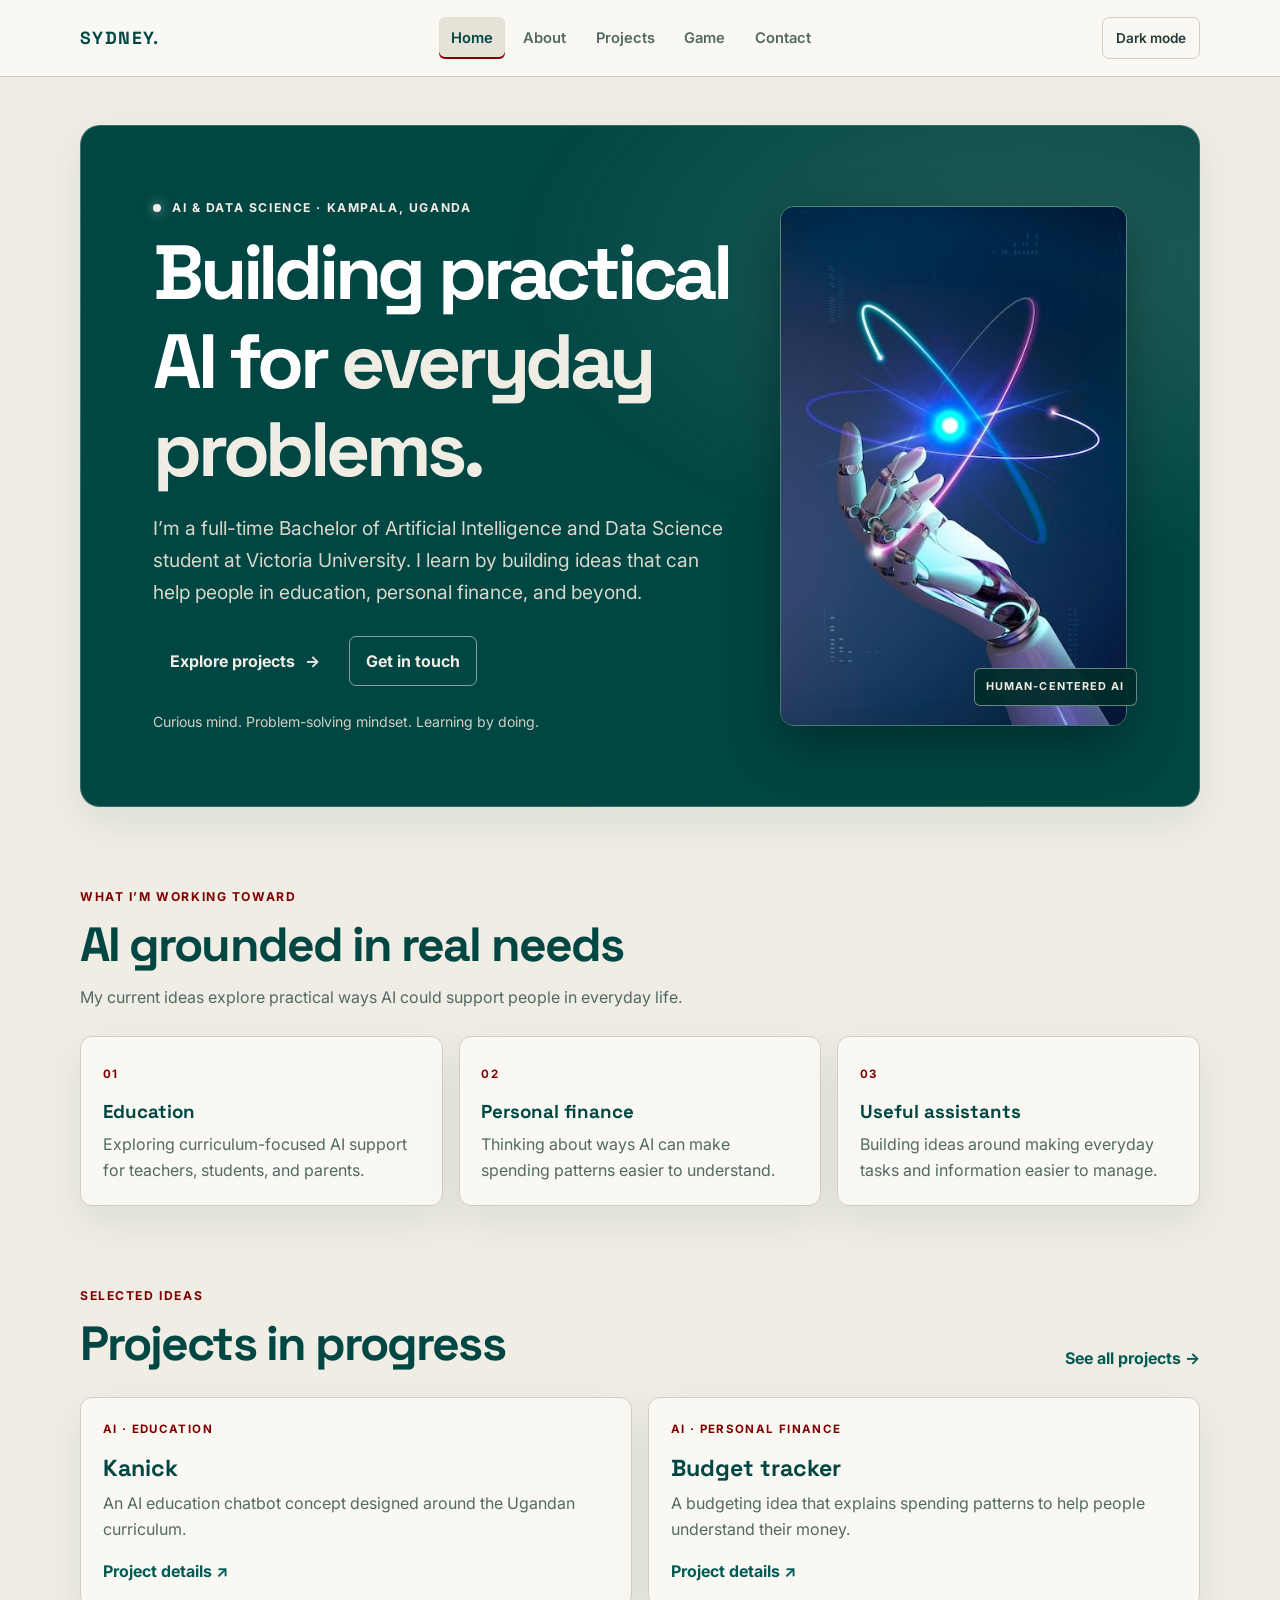
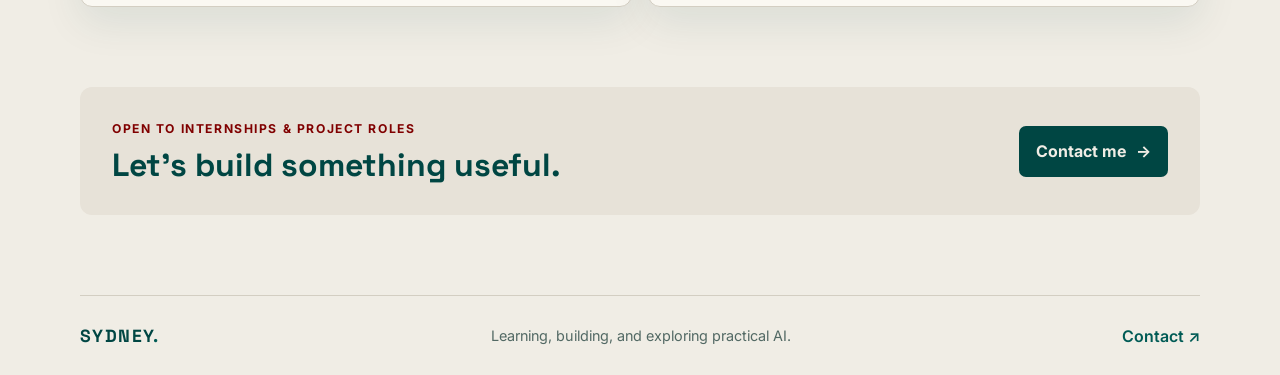
<file: index.html>
<!DOCTYPE html>
<html lang="en">
<head>
    <meta charset="UTF-8">
    <meta name="viewport" content="width=device-width, initial-scale=1.0">
    <meta name="description" content="Sydney is an Artificial Intelligence and Data Science student building practical AI project ideas in Kampala, Uganda.">
    <title>Sydney | Practical AI &amp; Data Science</title>
    <link rel="preconnect" href="https://fonts.googleapis.com">
    <link rel="preconnect" href="https://fonts.gstatic.com" crossorigin>
    <link href="https://fonts.googleapis.com/css2?family=Inter:wght@400;500;600;700&family=Space+Grotesk:wght@500;600;700&display=swap" rel="stylesheet">
    <link rel="stylesheet" href="styles.css">
</head>
<body>
    <header class="site-header">
        <nav class="site-nav" aria-label="Main navigation">
            <a class="brand" href="index.html">SYDNEY<span>.</span></a>
            <div class="nav-links">
                <a href="index.html" aria-current="page">Home</a>
                <a href="about.html">About</a>
                <a href="projects.html">Projects</a>
                <a href="game.html">Game</a>
                <a href="contact.html">Contact</a>
            </div>
            <button class="theme-toggle" type="button" aria-pressed="false">Dark mode</button>
        </nav>
    </header>

    <main>
        <section class="hero">
            <div class="hero-copy">
                <p class="eyebrow"><span class="status-dot"></span> AI &amp; DATA SCIENCE · KAMPALA, UGANDA</p>
                <h1>Building practical AI for <span>everyday problems.</span></h1>
                <p class="lead">
                    I’m a full-time Bachelor of Artificial Intelligence and Data Science student
                    at Victoria University. I learn by building ideas that can help people in
                    education, personal finance, and beyond.
                </p>
                <div class="hero-actions">
                    <a class="button button-primary" href="projects.html">Explore projects <span aria-hidden="true">→</span></a>
                    <a class="button button-secondary" href="contact.html">Get in touch</a>
                </div>
                <p class="hero-note">Curious mind. Problem-solving mindset. Learning by doing.</p>
            </div>
            <div class="hero-visual">
                <img
                    src="ai-learning-background.jpg"
                    alt="A robotic hand reaching toward glowing atom-like light trails on a dark blue background"
                    class="hero-image"
                >
                <span class="visual-tag">HUMAN-CENTERED AI</span>
            </div>
        </section>

        <section class="section-block home-focus">
            <div class="section-heading">
                <p class="eyebrow">WHAT I’M WORKING TOWARD</p>
                <h2>AI grounded in real needs</h2>
                <p>My current ideas explore practical ways AI could support people in everyday life.</p>
            </div>
            <div class="focus-grid">
                <article class="focus-card">
                    <span class="card-index">01</span>
                    <h3>Education</h3>
                    <p>Exploring curriculum-focused AI support for teachers, students, and parents.</p>
                </article>
                <article class="focus-card">
                    <span class="card-index">02</span>
                    <h3>Personal finance</h3>
                    <p>Thinking about ways AI can make spending patterns easier to understand.</p>
                </article>
                <article class="focus-card">
                    <span class="card-index">03</span>
                    <h3>Useful assistants</h3>
                    <p>Building ideas around making everyday tasks and information easier to manage.</p>
                </article>
            </div>
        </section>

        <section class="section-block home-projects">
            <div class="section-heading section-heading-row">
                <div>
                    <p class="eyebrow">SELECTED IDEAS</p>
                    <h2>Projects in progress</h2>
                </div>
                <a class="text-link" href="projects.html">See all projects <span aria-hidden="true">→</span></a>
            </div>
            <div class="project-grid">
                <article class="project-card">
                    <p class="project-type">AI · EDUCATION</p>
                    <h3>Kanick</h3>
                    <p>An AI education chatbot concept designed around the Ugandan curriculum.</p>
                    <a class="card-link" href="projects.html#kanick">Project details <span aria-hidden="true">↗</span></a>
                </article>
                <article class="project-card">
                    <p class="project-type">AI · PERSONAL FINANCE</p>
                    <h3>Budget tracker</h3>
                    <p>A budgeting idea that explains spending patterns to help people understand their money.</p>
                    <a class="card-link" href="projects.html#budget-tracker">Project details <span aria-hidden="true">↗</span></a>
                </article>
            </div>
        </section>

        <section class="cta-band">
            <div>
                <p class="eyebrow">OPEN TO INTERNSHIPS &amp; PROJECT ROLES</p>
                <h2>Let’s build something useful.</h2>
            </div>
            <a class="button button-primary" href="contact.html">Contact me <span aria-hidden="true">→</span></a>
        </section>
    </main>

    <footer class="site-footer">
        <a class="brand" href="index.html">SYDNEY<span>.</span></a>
        <p>Learning, building, and exploring practical AI.</p>
        <a href="contact.html">Contact <span aria-hidden="true">↗</span></a>
    </footer>
    <script src="script.js"></script>
</body>
</html>
</file>
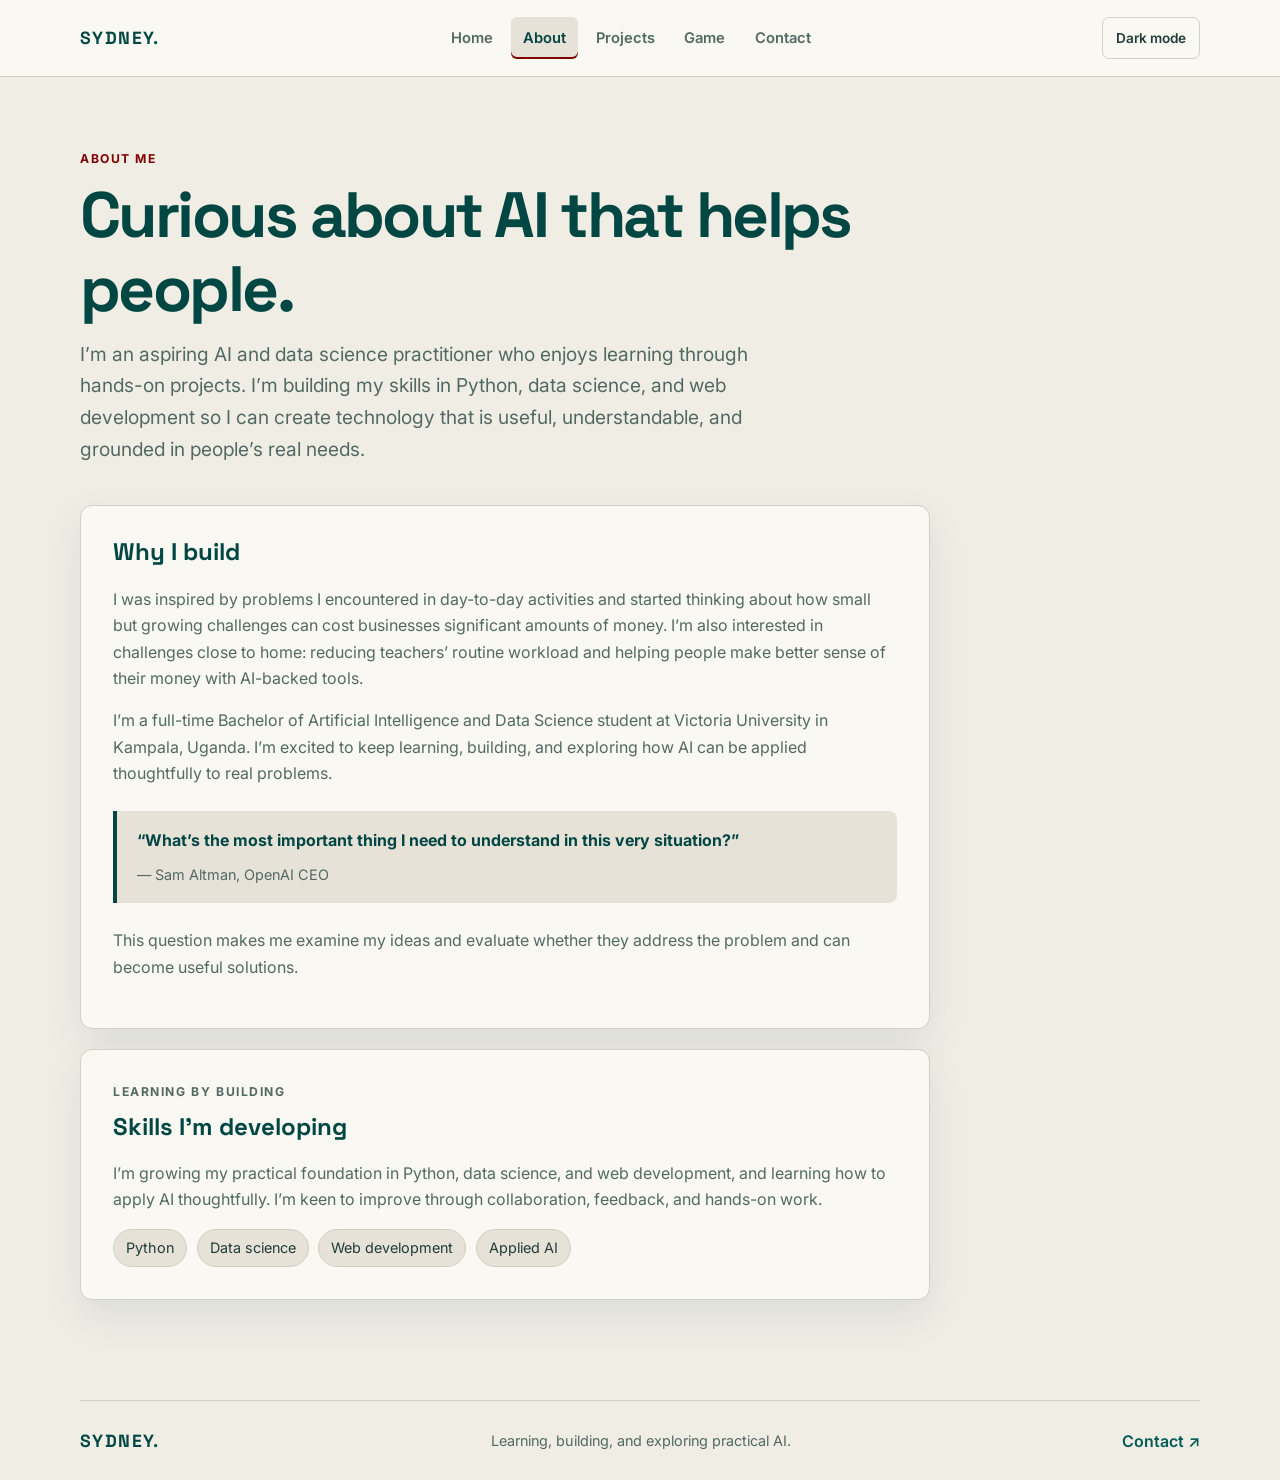
<file: about.html>
<!DOCTYPE html>
<html lang="en">
<head>
    <meta charset="UTF-8">
    <meta name="viewport" content="width=device-width, initial-scale=1.0">
    <meta name="description" content="About Sydney, an AI and Data Science student in Kampala, Uganda.">
    <title>About | Sydney</title>
    <link rel="preconnect" href="https://fonts.googleapis.com">
    <link rel="preconnect" href="https://fonts.gstatic.com" crossorigin>
    <link href="https://fonts.googleapis.com/css2?family=Inter:wght@400;500;600;700&family=Space+Grotesk:wght@500;600;700&display=swap" rel="stylesheet">
    <link rel="stylesheet" href="styles.css">
</head>
<body>
    <header class="site-header">
        <nav class="site-nav" aria-label="Main navigation">
            <a class="brand" href="index.html">SYDNEY<span>.</span></a>
            <div class="nav-links">
                <a href="index.html">Home</a>
                <a href="about.html" aria-current="page">About</a>
                <a href="projects.html">Projects</a>
                <a href="game.html">Game</a>
                <a href="contact.html">Contact</a>
            </div>
            <button class="theme-toggle" type="button" aria-pressed="false">Dark mode</button>
        </nav>
    </header>

    <main>
        <section class="page-intro">
            <p class="eyebrow">ABOUT ME</p>
            <h1>Curious about AI that helps people.</h1>
            <p class="lead">
                I’m an aspiring AI and data science practitioner who enjoys learning through
                hands-on projects. I’m building my skills in Python, data science, and web
                development so I can create technology that is useful, understandable, and
                grounded in people’s real needs.
            </p>
        </section>

        <section class="content-panel">
            <h2>Why I build</h2>
            <p>
                I was inspired by problems I encountered in day-to-day activities and started
                thinking about how small but growing challenges can cost businesses significant
                amounts of money. I’m also interested in challenges close to home: reducing
                teachers’ routine workload and helping people make better sense of their money
                with AI-backed tools.
            </p>
            <p>
                I’m a full-time Bachelor of Artificial Intelligence and Data Science student
                at Victoria University in Kampala, Uganda. I’m excited to keep learning,
                building, and exploring how AI can be applied thoughtfully to real problems.
            </p>
            <blockquote class="about-quote">
                <p>“What’s the most important thing I need to understand in this very situation?”</p>
                <cite>— Sam Altman, OpenAI CEO</cite>
            </blockquote>
            <p>
                This question makes me examine my ideas and evaluate whether they address
                the problem and can become useful solutions.
            </p>
        </section>

        <section class="content-panel">
            <p class="eyebrow">LEARNING BY BUILDING</p>
            <h2>Skills I’m developing</h2>
            <p>
                I’m growing my practical foundation in Python, data science, and web
                development, and learning how to apply AI thoughtfully. I’m keen to improve
                through collaboration, feedback, and hands-on work.
            </p>
            <ul class="tag-list">
                <li>Python</li>
                <li>Data science</li>
                <li>Web development</li>
                <li>Applied AI</li>
            </ul>
        </section>
    </main>

    <footer class="site-footer">
        <a class="brand" href="index.html">SYDNEY<span>.</span></a>
        <p>Learning, building, and exploring practical AI.</p>
        <a href="contact.html">Contact <span aria-hidden="true">↗</span></a>
    </footer>
    <script src="script.js"></script>
</body>
</html>
</file>
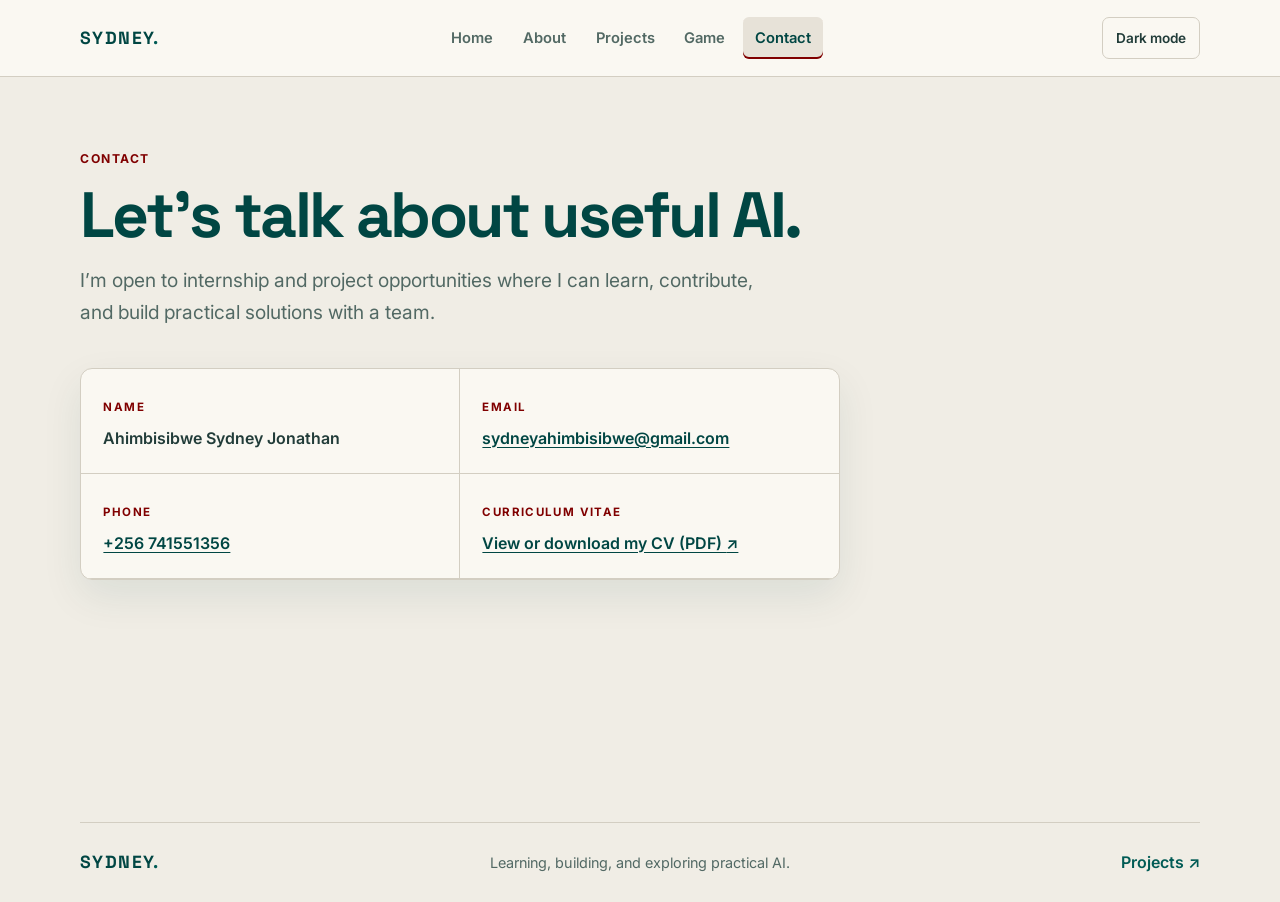
<file: contact.html>
<!DOCTYPE html>
<html lang="en">
<head>
    <meta charset="UTF-8">
    <meta name="viewport" content="width=device-width, initial-scale=1.0">
    <meta name="description" content="Contact Sydney about AI projects, internships, or project roles.">
    <title>Contact | Sydney</title>
    <link rel="preconnect" href="https://fonts.googleapis.com">
    <link rel="preconnect" href="https://fonts.gstatic.com" crossorigin>
    <link href="https://fonts.googleapis.com/css2?family=Inter:wght@400;500;600;700&family=Space+Grotesk:wght@500;600;700&display=swap" rel="stylesheet">
    <link rel="stylesheet" href="styles.css">
</head>
<body>
    <header class="site-header">
        <nav class="site-nav" aria-label="Main navigation">
            <a class="brand" href="index.html">SYDNEY<span>.</span></a>
            <div class="nav-links">
                <a href="index.html">Home</a>
                <a href="about.html">About</a>
                <a href="projects.html">Projects</a>
                <a href="game.html">Game</a>
                <a href="contact.html" aria-current="page">Contact</a>
            </div>
            <button class="theme-toggle" type="button" aria-pressed="false">Dark mode</button>
        </nav>
    </header>

    <main>
        <section class="page-intro">
            <p class="eyebrow">CONTACT</p>
            <h1>Let’s talk about useful AI.</h1>
            <p class="lead">
                I’m open to internship and project opportunities where I can learn,
                contribute, and build practical solutions with a team.
            </p>
        </section>
        <section class="contact-panel">
            <div class="contact-item">
                <span class="contact-label">NAME</span>
                <p>Ahimbisibwe Sydney Jonathan</p>
            </div>
            <div class="contact-item">
                <span class="contact-label">EMAIL</span>
                <p><a href="mailto:sydneyahimbisibwe@gmail.com">sydneyahimbisibwe@gmail.com</a></p>
            </div>
            <div class="contact-item">
                <span class="contact-label">PHONE</span>
                <p><a href="tel:+256741551356">+256 741551356</a></p>
            </div>
            <div class="contact-item">
                <span class="contact-label">CURRICULUM VITAE</span>
                <p><a href="SYDNEY-Resume-A4.pdf" target="_blank" rel="noopener">View or download my CV (PDF) <span aria-hidden="true">↗</span></a></p>
            </div>
        </section>
    </main>

    <footer class="site-footer">
        <a class="brand" href="index.html">SYDNEY<span>.</span></a>
        <p>Learning, building, and exploring practical AI.</p>
        <a href="projects.html">Projects <span aria-hidden="true">↗</span></a>
    </footer>
    <script src="script.js"></script>
</body>
</html>
</file>
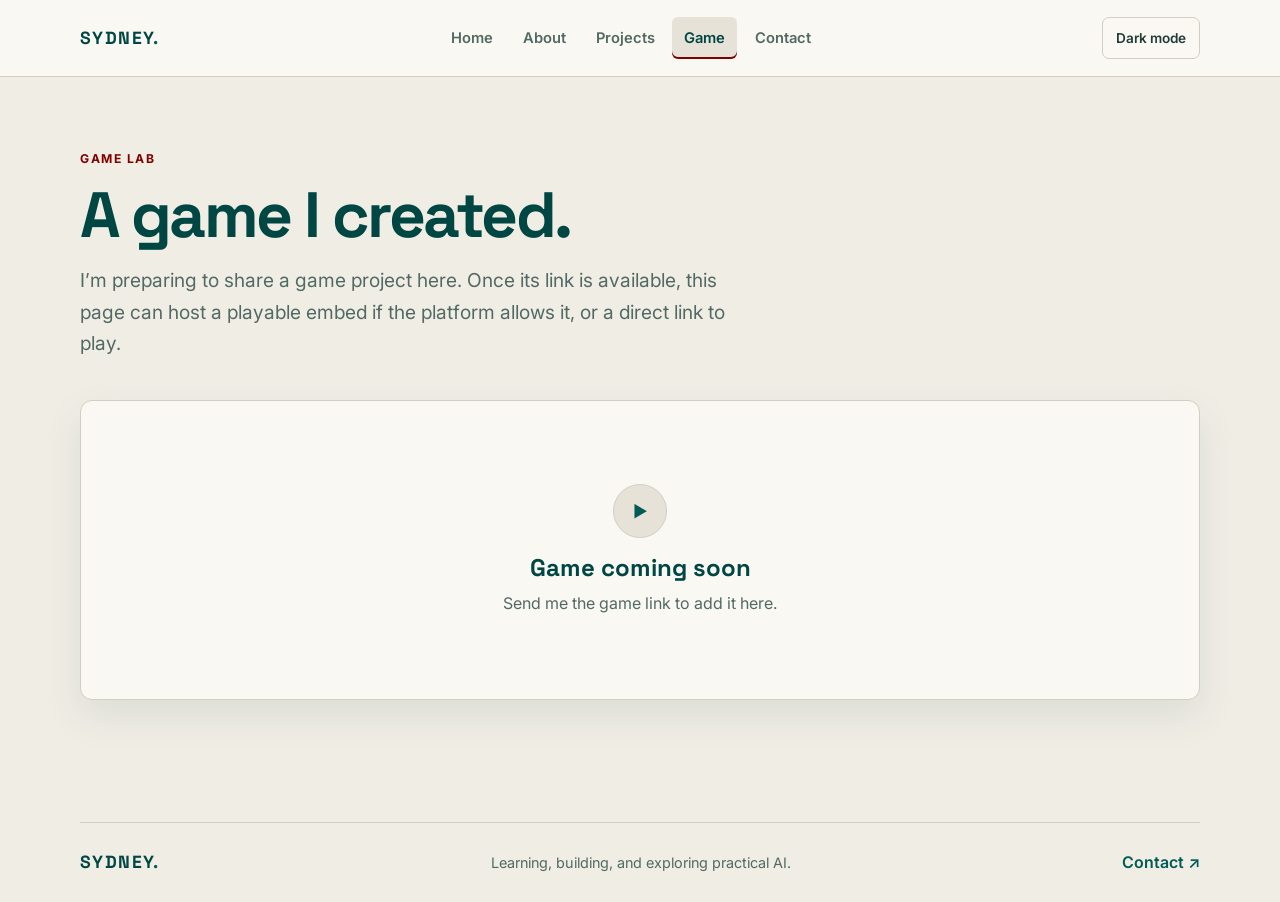
<file: game.html>
<!DOCTYPE html>
<html lang="en">
<head>
    <meta charset="UTF-8">
    <meta name="viewport" content="width=device-width, initial-scale=1.0">
    <meta name="description" content="A game project by Sydney.">
    <title>Game | Sydney</title>
    <link rel="preconnect" href="https://fonts.googleapis.com">
    <link rel="preconnect" href="https://fonts.gstatic.com" crossorigin>
    <link href="https://fonts.googleapis.com/css2?family=Inter:wght@400;500;600;700&family=Space+Grotesk:wght@500;600;700&display=swap" rel="stylesheet">
    <link rel="stylesheet" href="styles.css">
</head>
<body>
    <header class="site-header">
        <nav class="site-nav" aria-label="Main navigation">
            <a class="brand" href="index.html">SYDNEY<span>.</span></a>
            <div class="nav-links">
                <a href="index.html">Home</a>
                <a href="about.html">About</a>
                <a href="projects.html">Projects</a>
                <a href="game.html" aria-current="page">Game</a>
                <a href="contact.html">Contact</a>
            </div>
            <button class="theme-toggle" type="button" aria-pressed="false">Dark mode</button>
        </nav>
    </header>

    <main>
        <section class="page-intro">
            <p class="eyebrow">GAME LAB</p>
            <h1>A game I created.</h1>
            <p class="lead">
                I’m preparing to share a game project here. Once its link is available,
                this page can host a playable embed if the platform allows it, or a direct
                link to play.
            </p>
        </section>
        <section class="game-placeholder" aria-labelledby="game-status">
            <div class="game-placeholder-icon" aria-hidden="true">▶</div>
            <h2 id="game-status">Game coming soon</h2>
            <p>Send me the game link to add it here.</p>
        </section>
    </main>

    <footer class="site-footer">
        <a class="brand" href="index.html">SYDNEY<span>.</span></a>
        <p>Learning, building, and exploring practical AI.</p>
        <a href="contact.html">Contact <span aria-hidden="true">↗</span></a>
    </footer>
    <script src="script.js"></script>
</body>
</html>
</file>
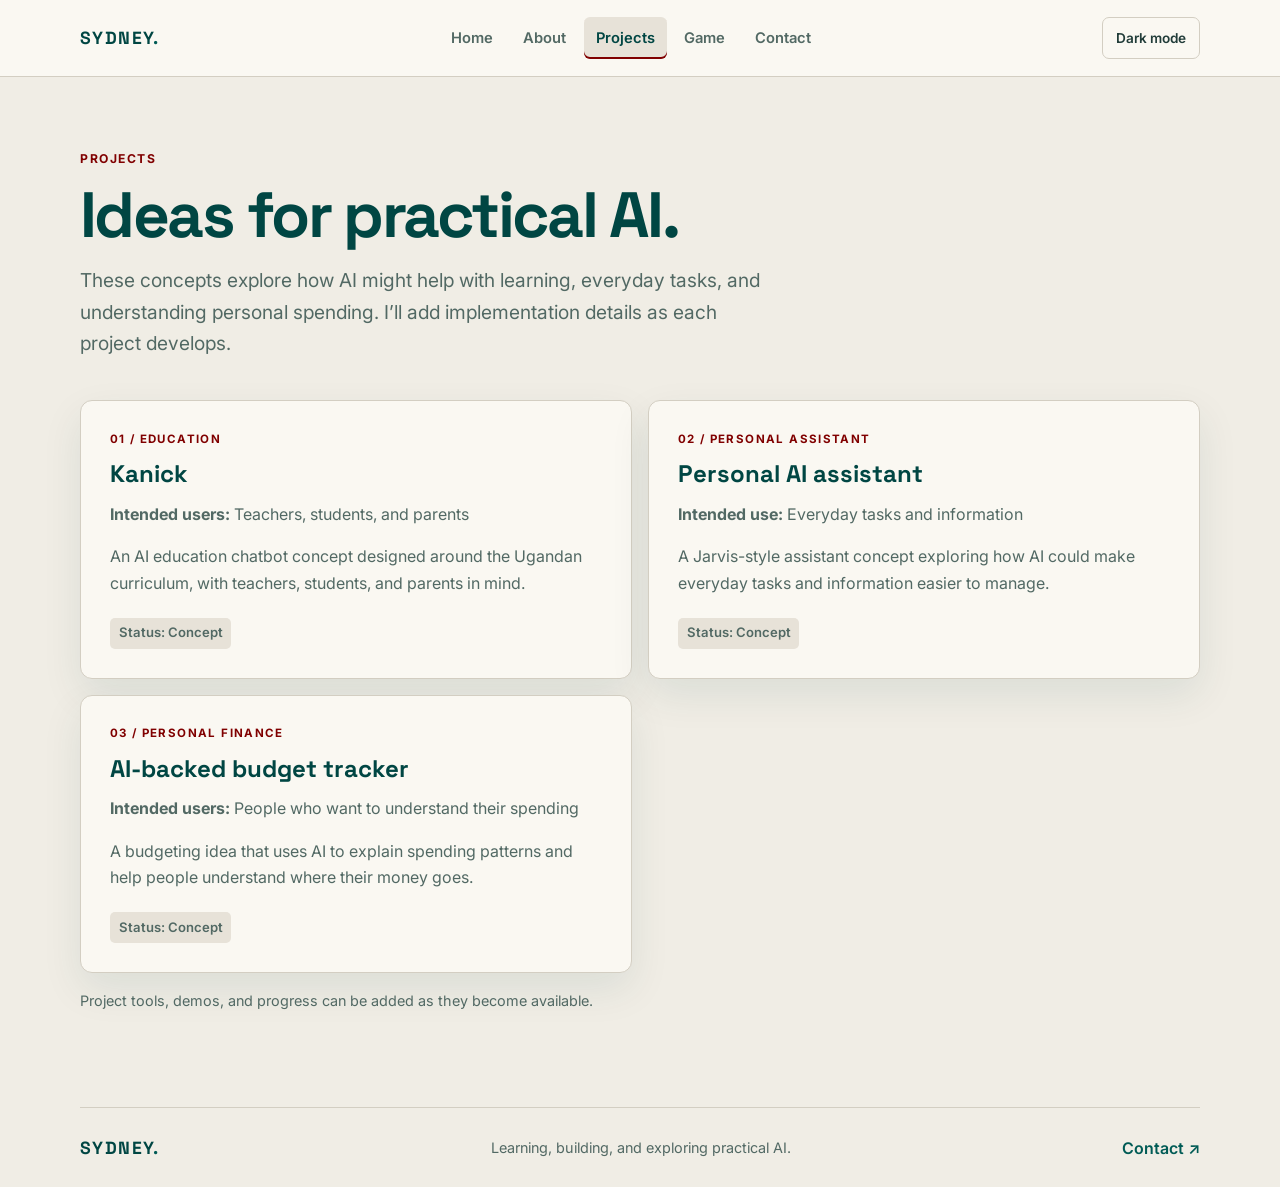
<file: projects.html>
<!DOCTYPE html>
<html lang="en">
<head>
    <meta charset="UTF-8">
    <meta name="viewport" content="width=device-width, initial-scale=1.0">
    <meta name="description" content="AI and data science project ideas by Sydney, including education, personal finance, and an AI assistant.">
    <title>Projects | Sydney</title>
    <link rel="preconnect" href="https://fonts.googleapis.com">
    <link rel="preconnect" href="https://fonts.gstatic.com" crossorigin>
    <link href="https://fonts.googleapis.com/css2?family=Inter:wght@400;500;600;700&family=Space+Grotesk:wght@500;600;700&display=swap" rel="stylesheet">
    <link rel="stylesheet" href="styles.css">
</head>
<body>
    <header class="site-header">
        <nav class="site-nav" aria-label="Main navigation">
            <a class="brand" href="index.html">SYDNEY<span>.</span></a>
            <div class="nav-links">
                <a href="index.html">Home</a>
                <a href="about.html">About</a>
                <a href="projects.html" aria-current="page">Projects</a>
                <a href="game.html">Game</a>
                <a href="contact.html">Contact</a>
            </div>
            <button class="theme-toggle" type="button" aria-pressed="false">Dark mode</button>
        </nav>
    </header>

    <main>
        <section class="page-intro">
            <p class="eyebrow">PROJECTS</p>
            <h1>Ideas for practical AI.</h1>
            <p class="lead">
                These concepts explore how AI might help with learning, everyday tasks,
                and understanding personal spending. I’ll add implementation details as
                each project develops.
            </p>
        </section>

        <section class="project-list">
            <article class="project-detail" id="kanick">
                <p class="project-type">01 / EDUCATION</p>
                <h2>Kanick</h2>
                <p class="project-audience"><strong>Intended users:</strong> Teachers, students, and parents</p>
                <p>
                    An AI education chatbot concept designed around the Ugandan curriculum,
                    with teachers, students, and parents in mind.
                </p>
                <p class="project-status">Status: Concept</p>
            </article>
            <article class="project-detail" id="assistant">
                <p class="project-type">02 / PERSONAL ASSISTANT</p>
                <h2>Personal AI assistant</h2>
                <p class="project-audience"><strong>Intended use:</strong> Everyday tasks and information</p>
                <p>
                    A Jarvis-style assistant concept exploring how AI could make everyday
                    tasks and information easier to manage.
                </p>
                <p class="project-status">Status: Concept</p>
            </article>
            <article class="project-detail" id="budget-tracker">
                <p class="project-type">03 / PERSONAL FINANCE</p>
                <h2>AI-backed budget tracker</h2>
                <p class="project-audience"><strong>Intended users:</strong> People who want to understand their spending</p>
                <p>
                    A budgeting idea that uses AI to explain spending patterns and help
                    people understand where their money goes.
                </p>
                <p class="project-status">Status: Concept</p>
            </article>
        </section>
        <p class="page-note">Project tools, demos, and progress can be added as they become available.</p>
    </main>

    <footer class="site-footer">
        <a class="brand" href="index.html">SYDNEY<span>.</span></a>
        <p>Learning, building, and exploring practical AI.</p>
        <a href="contact.html">Contact <span aria-hidden="true">↗</span></a>
    </footer>
    <script src="script.js"></script>
</body>
</html>
</file>
<file: styles.css>
:root {
    color-scheme: light;
    --cyprus: #004643;
    --sand-dune: #f0ede5;
    --marron: #800000;
    --page-background: var(--sand-dune);
    --surface: #faf8f2;
    --surface-muted: #e7e2d8;
    --page-color: #213c39;
    --muted-color: #526964;
    --heading-color: var(--cyprus);
    --accent-color: var(--cyprus);
    --accent-strong: #005b55;
    --detail-accent: var(--marron);
    --hero-background: var(--cyprus);
    --border-color: #d3cec2;
    --shadow: 0 16px 40px rgba(0, 70, 67, 0.09);
}

body.dark-theme {
    color-scheme: dark;
    --page-background: #0d2928;
    --surface: #143533;
    --surface-muted: #20413f;
    --page-color: var(--sand-dune);
    --muted-color: #c2c9bd;
    --heading-color: var(--sand-dune);
    --accent-color: var(--sand-dune);
    --accent-strong: #f0ede5;
    --detail-accent: #e7aaa5;
    --hero-background: #003936;
    --border-color: #315451;
    --shadow: 0 16px 40px rgba(0, 0, 0, 0.2);
}

* {
    box-sizing: border-box;
}

html {
    scroll-behavior: smooth;
}

body {
    margin: 0;
    background: var(--page-background);
    color: var(--page-color);
    font-family: "Inter", Arial, sans-serif;
    line-height: 1.65;
    transition: background-color 180ms ease, color 180ms ease;
}

h1,
h2,
h3,
.brand {
    color: var(--heading-color);
    font-family: "Space Grotesk", "Inter", sans-serif;
    line-height: 1.15;
}

h1,
h2,
h3,
p {
    margin-top: 0;
}

a {
    color: var(--accent-strong);
}

a:focus-visible,
button:focus-visible {
    outline: 3px solid var(--accent-strong);
    outline-offset: 4px;
}

.site-header {
    position: relative;
    z-index: 1;
    border-bottom: 1px solid var(--border-color);
    background: var(--surface);
}

.site-nav {
    display: flex;
    width: min(1120px, 92%);
    min-height: 76px;
    margin: 0 auto;
    align-items: center;
    justify-content: space-between;
    gap: 1.5rem;
}

.brand {
    flex-shrink: 0;
    font-size: 1.1rem;
    font-weight: 700;
    letter-spacing: 0.08em;
    text-decoration: none;
}

.brand span {
    color: var(--accent-strong);
}

.nav-links {
    display: flex;
    flex-wrap: wrap;
    align-items: center;
    justify-content: center;
    gap: 0.35rem;
}

.nav-links a {
    padding: 0.55rem 0.75rem;
    border-radius: 6px;
    color: var(--muted-color);
    font-size: 0.92rem;
    font-weight: 600;
    text-decoration: none;
    transition: color 150ms ease, background-color 150ms ease;
}

.nav-links a:hover,
.nav-links a[aria-current="page"] {
    background: var(--surface-muted);
    color: var(--heading-color);
}

.nav-links a[aria-current="page"] {
    box-shadow: inset 0 -2px var(--detail-accent);
}

.theme-toggle {
    flex-shrink: 0;
    padding: 0.55rem 0.8rem;
    border: 1px solid var(--border-color);
    border-radius: 7px;
    background: var(--surface);
    color: var(--page-color);
    font: inherit;
    font-size: 0.85rem;
    font-weight: 600;
    cursor: pointer;
}

main {
    width: min(1120px, 92%);
    min-height: calc(100vh - 155px);
    margin: 0 auto;
    padding: 3rem 0 5rem;
}

.hero {
    display: grid;
    min-height: 520px;
    padding: clamp(2rem, 6vw, 4.5rem);
    align-items: center;
    grid-template-columns: minmax(0, 1.25fr) minmax(230px, 0.75fr);
    gap: 3rem;
    overflow: hidden;
    border: 1px solid rgba(240, 237, 229, 0.22);
    border-radius: 20px;
    background:
        radial-gradient(ellipse at 85% 20%, rgba(240, 237, 229, 0.14), transparent 40%),
        var(--hero-background);
    box-shadow: var(--shadow);
    color: var(--sand-dune);
}

.hero h1 {
    max-width: 720px;
    margin-bottom: 1.25rem;
    color: #ffffff;
    font-size: clamp(2.6rem, 6vw, 4.8rem);
    letter-spacing: -0.055em;
}

.hero h1 span {
    color: var(--sand-dune);
}

.eyebrow {
    margin-bottom: 0.65rem;
    color: var(--detail-accent);
    font-size: 0.76rem;
    font-weight: 700;
    letter-spacing: 0.13em;
}

.hero .eyebrow {
    color: var(--sand-dune);
}

.status-dot {
    display: inline-block;
    width: 8px;
    height: 8px;
    margin-right: 0.4rem;
    border-radius: 50%;
    background: var(--sand-dune);
    box-shadow: 0 0 12px rgba(240, 237, 229, 0.65);
}

.lead {
    max-width: 680px;
    color: var(--muted-color);
    font-size: clamp(1.05rem, 2vw, 1.2rem);
}

.hero .lead {
    color: #d8d8cb;
}

.hero-actions {
    display: flex;
    flex-wrap: wrap;
    gap: 0.75rem;
    margin-top: 1.7rem;
}

.button {
    display: inline-flex;
    min-height: 46px;
    padding: 0.7rem 1rem;
    align-items: center;
    justify-content: center;
    gap: 0.6rem;
    border: 1px solid transparent;
    border-radius: 7px;
    font-weight: 700;
    text-decoration: none;
    transition: transform 150ms ease, background-color 150ms ease;
}

.button:hover {
    transform: translateY(-2px);
}

.button-primary {
    background: var(--accent-color);
    color: var(--sand-dune);
}

.button-primary:hover {
    background: var(--accent-strong);
}

.button-secondary {
    border-color: rgba(240, 237, 229, 0.55);
    color: var(--sand-dune);
}

.button-secondary:hover {
    background: rgba(255, 255, 255, 0.08);
}

.hero-note {
    margin: 1.5rem 0 0;
    color: #d0d0c3;
    font-size: 0.88rem;
}

.hero-visual {
    position: relative;
    max-width: 350px;
    margin: auto;
}

.hero-image {
    display: block;
    width: 100%;
    border: 1px solid rgba(240, 237, 229, 0.3);
    border-radius: 14px;
    box-shadow: 0 18px 50px rgba(0, 0, 0, 0.35);
}

.visual-tag {
    position: absolute;
    right: -0.6rem;
    bottom: 1.25rem;
    padding: 0.55rem 0.7rem;
    border: 1px solid rgba(240, 237, 229, 0.45);
    border-radius: 6px;
    background: rgba(0, 45, 43, 0.94);
    color: var(--sand-dune);
    font-size: 0.68rem;
    font-weight: 700;
    letter-spacing: 0.1em;
}

.section-block {
    margin-top: 5rem;
}

.section-heading {
    max-width: 650px;
    margin-bottom: 1.6rem;
}

.section-heading h2,
.page-intro h1 {
    margin-bottom: 0.75rem;
    color: var(--heading-color);
    font-size: clamp(2rem, 4vw, 3rem);
    letter-spacing: -0.04em;
}

.section-heading > p:last-child {
    margin-bottom: 0;
    color: var(--muted-color);
}

.section-heading-row {
    display: flex;
    max-width: none;
    align-items: end;
    justify-content: space-between;
    gap: 1rem;
}

.section-heading-row h2 {
    margin-bottom: 0;
}

.text-link,
.card-link {
    color: var(--accent-strong);
    font-weight: 700;
    text-decoration: none;
}

.text-link:hover,
.card-link:hover {
    text-decoration: underline;
    text-underline-offset: 4px;
}

.focus-grid,
.project-grid {
    display: grid;
    grid-template-columns: repeat(3, minmax(0, 1fr));
    gap: 1rem;
}

.focus-card,
.project-card,
.content-panel,
.project-detail,
.game-placeholder,
.contact-panel {
    border: 1px solid var(--border-color);
    border-radius: 12px;
    background: var(--surface);
    box-shadow: var(--shadow);
}

.focus-card,
.project-card {
    padding: 1.35rem;
}

.card-index,
.project-type,
.contact-label {
    color: var(--detail-accent);
    font-size: 0.72rem;
    font-weight: 700;
    letter-spacing: 0.12em;
}

.focus-card h3,
.project-card h3 {
    margin: 1rem 0 0.5rem;
}

.focus-card p,
.project-card p:not(.project-type) {
    margin-bottom: 0;
    color: var(--muted-color);
}

.home-projects .project-grid {
    grid-template-columns: repeat(2, minmax(0, 1fr));
}

.project-card {
    transition: transform 160ms ease, border-color 160ms ease;
}

.project-card:hover {
    transform: translateY(-3px);
    border-color: var(--accent-color);
}

.project-card h3 {
    color: var(--heading-color);
    font-size: 1.45rem;
}

.project-card .card-link {
    display: inline-block;
    margin-top: 1rem;
}

.cta-band {
    display: flex;
    margin-top: 5rem;
    padding: 2rem;
    align-items: center;
    justify-content: space-between;
    gap: 1.5rem;
    border-radius: 12px;
    background: var(--surface-muted);
}

.cta-band h2 {
    margin: 0;
    color: var(--heading-color);
    font-size: clamp(1.5rem, 3vw, 2rem);
}

.cta-band .eyebrow {
    margin-bottom: 0.45rem;
}

.page-intro {
    max-width: 780px;
    margin: 1.5rem 0 2.5rem;
}

.page-intro h1 {
    font-size: clamp(2.5rem, 6vw, 4rem);
}

.content-panel {
    max-width: 850px;
    margin-bottom: 1.25rem;
    padding: clamp(1.25rem, 4vw, 2rem);
}

.content-panel h2 {
    font-size: 1.5rem;
}

.content-panel > p {
    color: var(--muted-color);
}

.about-quote {
    margin: 1.5rem 0;
    padding: 1rem 1.25rem;
    border-left: 4px solid var(--accent-color);
    border-radius: 0 8px 8px 0;
    background: var(--surface-muted);
}

.about-quote p {
    margin-bottom: 0.5rem;
    color: var(--heading-color);
    font-weight: 700;
}

.about-quote cite {
    color: var(--muted-color);
    font-size: 0.9rem;
    font-style: normal;
}

.tag-list {
    display: flex;
    flex-wrap: wrap;
    gap: 0.6rem;
    margin: 1rem 0 0;
    padding: 0;
    list-style: none;
}

.tag-list li {
    padding: 0.4rem 0.75rem;
    border: 1px solid var(--border-color);
    border-radius: 999px;
    background: var(--surface-muted);
    color: var(--page-color);
    font-size: 0.9rem;
}

.project-list {
    display: grid;
    grid-template-columns: repeat(2, minmax(0, 1fr));
    gap: 1rem;
}

.project-detail {
    padding: clamp(1.25rem, 3vw, 1.8rem);
    scroll-margin-top: 1.5rem;
}

.project-detail h2 {
    margin: 0.5rem 0 0.8rem;
}

.project-detail > p:not(.project-type) {
    color: var(--muted-color);
}

.project-detail .project-audience {
    color: var(--page-color);
}

.project-detail .project-status {
    display: inline-block;
    margin: 0.35rem 0 0;
    padding: 0.3rem 0.55rem;
    border-radius: 5px;
    background: var(--surface-muted);
    color: var(--accent-strong);
    font-size: 0.82rem;
    font-weight: 600;
}

.page-note {
    margin-top: 1rem;
    color: var(--muted-color);
    font-size: 0.9rem;
}

.game-placeholder {
    display: grid;
    min-height: 300px;
    padding: 2rem;
    place-content: center;
    justify-items: center;
    text-align: center;
}

.game-placeholder-icon {
    display: grid;
    width: 54px;
    height: 54px;
    margin-bottom: 1rem;
    place-items: center;
    border: 1px solid var(--border-color);
    border-radius: 50%;
    background: var(--surface-muted);
    color: var(--accent-strong);
}

.game-placeholder h2 {
    margin-bottom: 0.5rem;
}

.game-placeholder p {
    margin-bottom: 0;
    color: var(--muted-color);
}

.contact-panel {
    display: grid;
    max-width: 760px;
    grid-template-columns: repeat(2, minmax(0, 1fr));
    gap: 0;
    overflow: hidden;
}

.contact-item {
    min-width: 0;
    padding: 1.4rem;
    border-bottom: 1px solid var(--border-color);
}

.contact-item:nth-child(odd) {
    border-right: 1px solid var(--border-color);
}

.contact-item p {
    margin: 0.4rem 0 0;
    overflow-wrap: anywhere;
    font-weight: 600;
}

.contact-item a {
    color: var(--heading-color);
    text-decoration-color: var(--accent-color);
    text-underline-offset: 3px;
}

.site-footer {
    display: flex;
    width: min(1120px, 92%);
    min-height: 80px;
    margin: 0 auto;
    align-items: center;
    justify-content: space-between;
    gap: 1rem;
    border-top: 1px solid var(--border-color);
}

.site-footer p {
    margin: 0;
    color: var(--muted-color);
    font-size: 0.9rem;
}

.site-footer > a:last-child {
    color: var(--accent-strong);
    font-weight: 600;
    text-decoration: none;
}

@media (max-width: 760px) {
    .site-nav {
        min-height: 0;
        padding: 1rem 0;
        flex-wrap: wrap;
        gap: 0.8rem;
    }

    .nav-links {
        order: 3;
        width: 100%;
        justify-content: flex-start;
        gap: 0.15rem;
    }

    .nav-links a {
        padding: 0.45rem 0.55rem;
        font-size: 0.84rem;
    }

    .hero {
        min-height: 0;
        grid-template-columns: 1fr;
        gap: 2rem;
    }

    .hero-visual {
        width: min(280px, 80%);
    }

    .focus-grid {
        grid-template-columns: 1fr;
    }

    .project-list {
        grid-template-columns: 1fr;
    }
}

@media (max-width: 520px) {
    main {
        padding-top: 1.5rem;
    }

    .hero {
        padding: 1.6rem;
        border-radius: 14px;
    }

    .hero h1 {
        font-size: clamp(2.25rem, 12vw, 3.2rem);
    }

    .hero-actions {
        align-items: stretch;
        flex-direction: column;
    }

    .button {
        width: 100%;
    }

    .home-projects .project-grid {
        grid-template-columns: 1fr;
    }

    .section-heading-row,
    .cta-band {
        align-items: flex-start;
        flex-direction: column;
    }

    .contact-panel {
        grid-template-columns: 1fr;
    }

    .contact-item:nth-child(odd) {
        border-right: 0;
    }

    .site-footer {
        padding: 1rem 0;
        align-items: flex-start;
        flex-direction: column;
    }
}

@media (prefers-reduced-motion: reduce) {
    *,
    *::before,
    *::after {
        scroll-behavior: auto !important;
        transition-duration: 0.01ms !important;
    }
}
</file>
